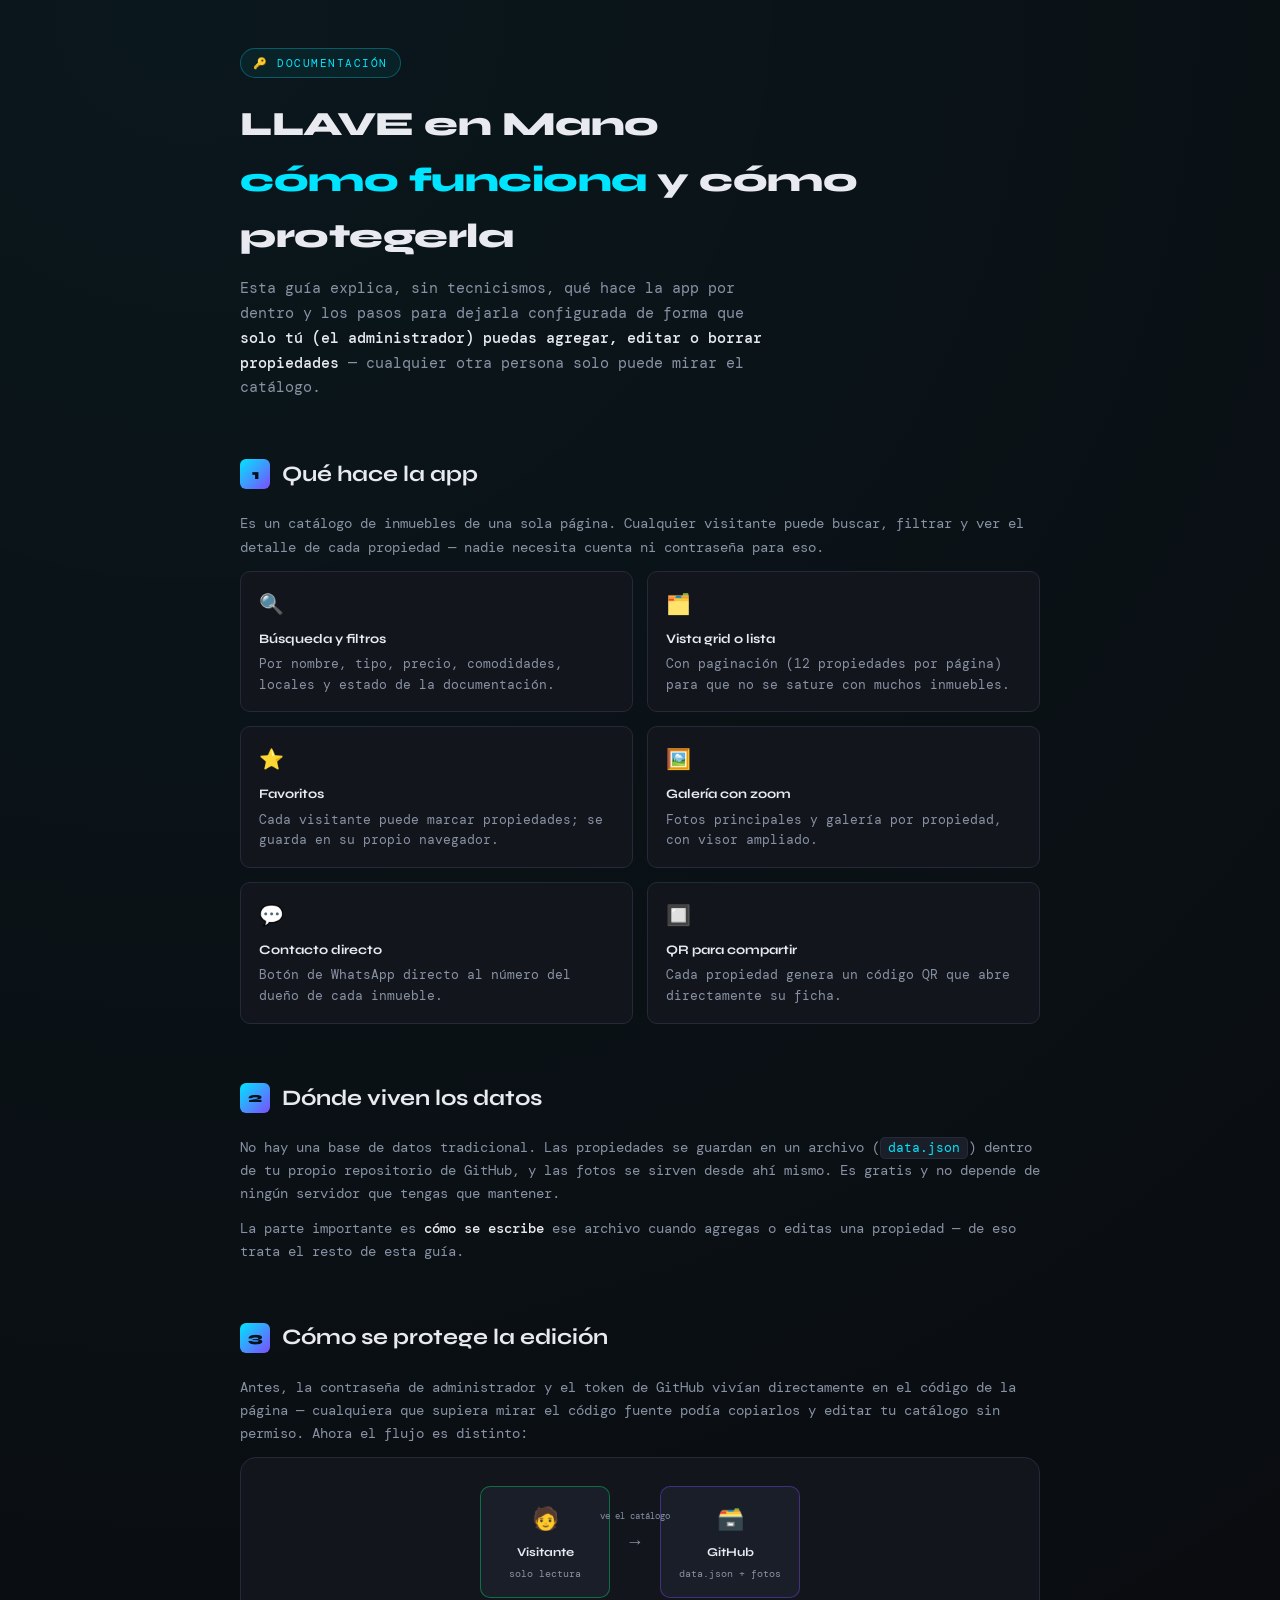
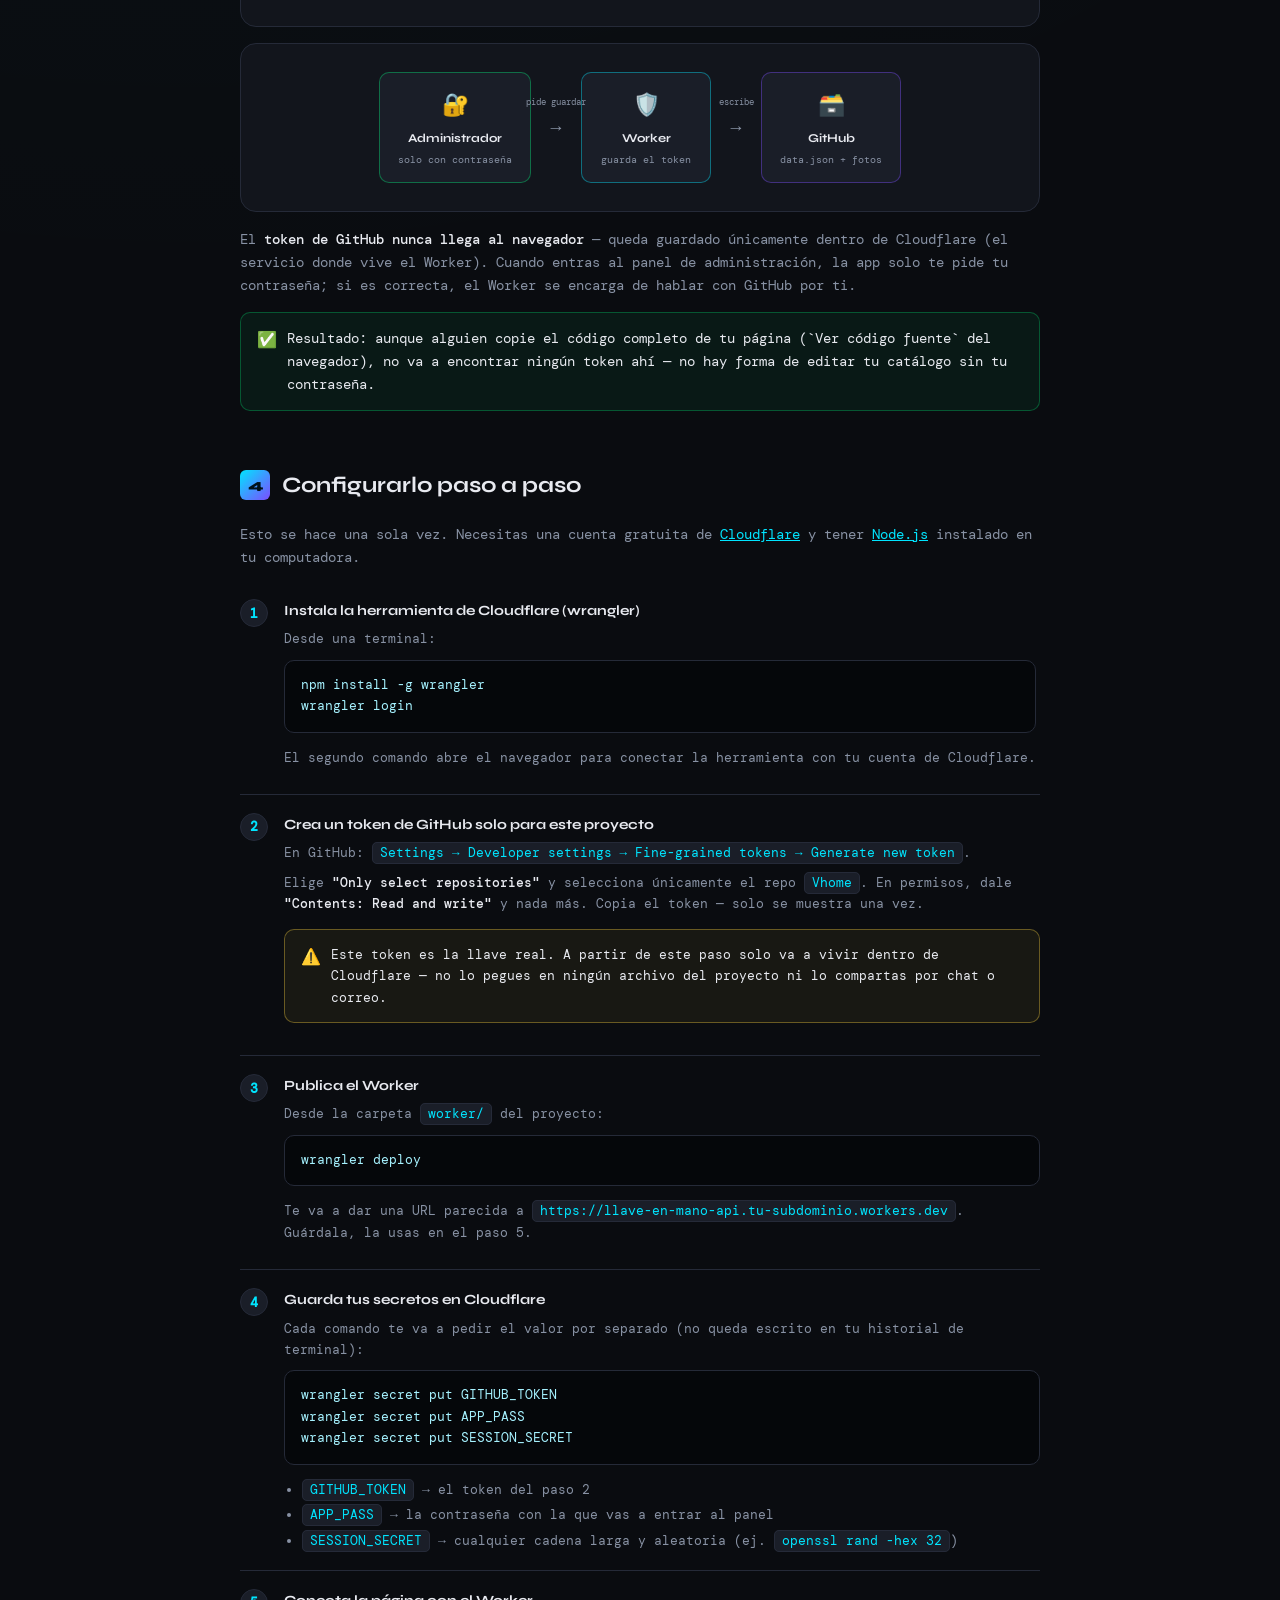
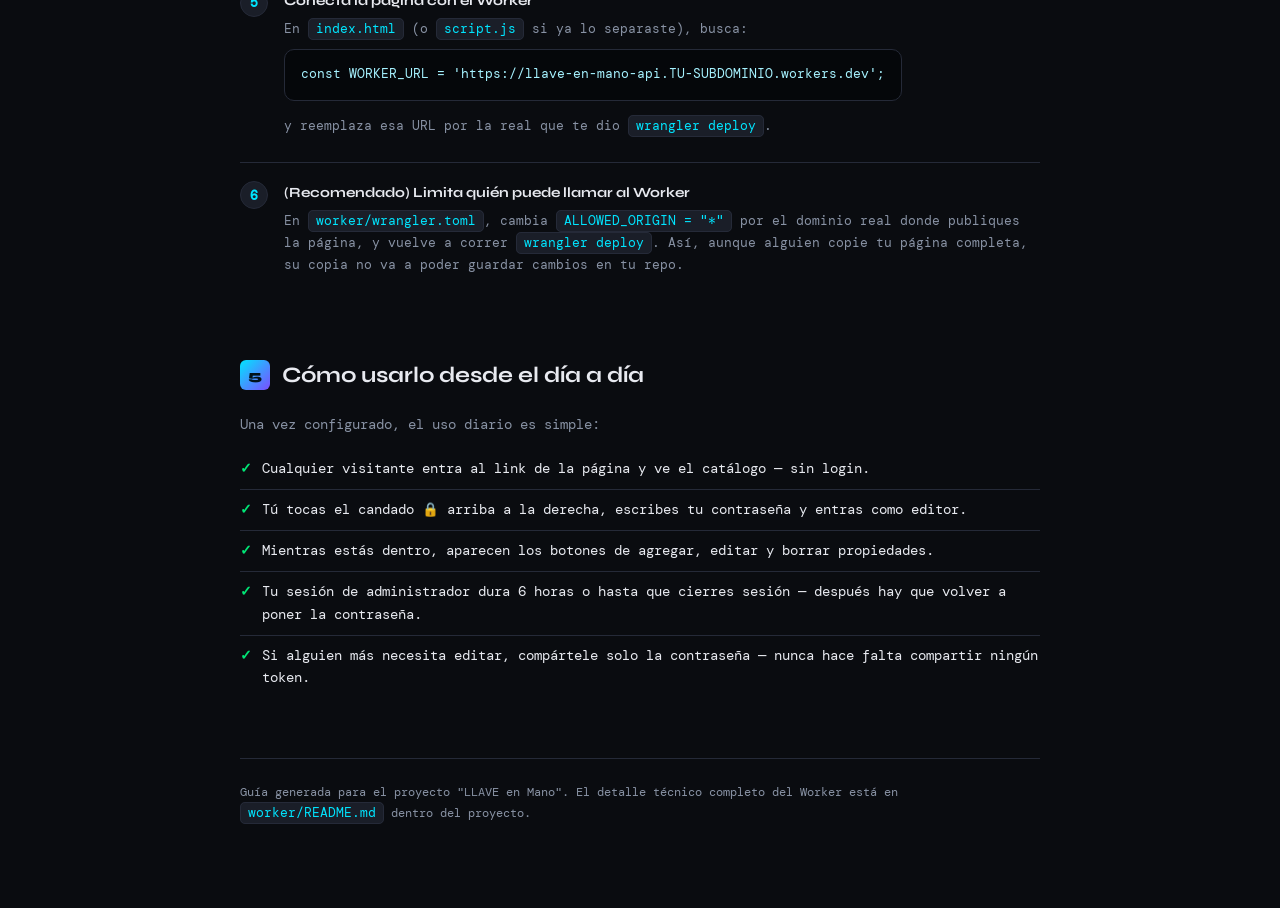
<file: como-funciona.html>
<!DOCTYPE html>
<html lang="es">
<head>
<meta charset="UTF-8">
<meta name="viewport" content="width=device-width, initial-scale=1">
<title>LLAVE en Mano — Cómo funciona y cómo protegerla</title>
<link href="https://fonts.googleapis.com/css2?family=Syne:wght@400;600;700;800&family=DM+Mono:wght@300;400;500&display=swap" rel="stylesheet">
<style>
:root{
  --bg:#0a0c10; --surface:#12151c; --surface2:#1a1e28; --border:#252a38;
  --accent:#00e5ff; --accent2:#7c4dff; --green:#00e676; --red:#ff5252; --yellow:#ffd740;
  --text:#e8eaf0; --text2:#8892a4;
  --r-sm:6px; --r-md:10px; --r-lg:16px;
}
*{margin:0;padding:0;box-sizing:border-box}
body{
  background:radial-gradient(circle at 15% 0%, rgba(0,229,255,.05) 0%, transparent 45%), var(--bg);
  color:var(--text); font-family:'DM Mono',monospace; line-height:1.65;
  padding:48px 20px 100px;
}
.wrap{max-width:800px;margin:0 auto}
h1,h2,h3{font-family:'Syne',sans-serif}
header.hero{margin-bottom:56px}
.eyebrow{
  display:inline-flex;align-items:center;gap:8px;font-size:11px;letter-spacing:1.5px;
  text-transform:uppercase;color:var(--accent);border:1px solid rgba(0,229,255,.3);
  background:rgba(0,229,255,.06);padding:5px 12px;border-radius:999px;margin-bottom:18px;
}
h1{font-size:34px;font-weight:800;letter-spacing:-.5px;margin-bottom:12px}
h1 span{color:var(--accent)}
.lede{color:var(--text2);font-size:15px;max-width:60ch}

section{margin-bottom:56px}
h2{font-size:22px;font-weight:700;display:flex;align-items:center;gap:12px;margin-bottom:20px}
.h2-num{
  width:30px;height:30px;flex:0 0 auto;border-radius:var(--r-sm);
  background:linear-gradient(135deg,var(--accent),var(--accent2));color:#00121a;
  display:flex;align-items:center;justify-content:center;font-size:14px;font-weight:800;
}
h3{font-size:15px;font-weight:700;color:var(--text);margin:22px 0 10px}
p{color:var(--text2);font-size:14px;margin-bottom:12px}
p strong{color:var(--text);font-weight:500}
a{color:var(--accent)}

.card{
  background:var(--surface);border:1px solid var(--border);border-radius:var(--r-lg);
  padding:22px 24px;margin-bottom:16px;
}

.grid2{display:grid;grid-template-columns:1fr 1fr;gap:14px}
@media(max-width:640px){.grid2{grid-template-columns:1fr}}
.feat{
  background:var(--surface);border:1px solid var(--border);border-radius:var(--r-md);
  padding:16px 18px;
}
.feat .ic{font-size:20px;margin-bottom:8px;display:block}
.feat h4{font-family:'Syne',sans-serif;font-size:13px;font-weight:700;color:var(--text);margin-bottom:4px}
.feat p{font-size:12.5px;margin:0;color:var(--text2)}

/* diagrama de flujo */
.diagram{
  background:var(--surface);border:1px solid var(--border);border-radius:var(--r-lg);
  padding:28px 20px;margin-bottom:16px;overflow-x:auto;
}
.flow{display:flex;align-items:center;gap:0;min-width:600px;justify-content:center}
.node{
  background:var(--surface2);border:1px solid var(--border);border-radius:var(--r-md);
  padding:14px 18px;text-align:center;min-width:130px;
}
.node.you{border-color:rgba(0,230,118,.4)}
.node.worker{border-color:rgba(0,229,255,.4)}
.node.github{border-color:rgba(124,77,255,.4)}
.node .ic{font-size:22px;display:block;margin-bottom:6px}
.node .lbl{font-family:'Syne',sans-serif;font-size:12px;font-weight:700;color:var(--text);display:block}
.node .sub{font-size:10px;color:var(--text2);margin-top:3px;display:block}
.arrow{flex:0 0 auto;width:50px;text-align:center;color:var(--text2);font-size:18px;position:relative}
.arrow .cap{position:absolute;top:-18px;left:50%;transform:translateX(-50%);font-size:9px;white-space:nowrap;color:var(--text2)}

/* pasos */
.steps{counter-reset:step}
.step{
  display:flex;gap:16px;padding:18px 0;border-top:1px solid var(--border);
}
.step:first-child{border-top:none}
.step-num{
  counter-increment:step;flex:0 0 auto;width:28px;height:28px;border-radius:50%;
  background:var(--surface2);border:1px solid var(--border);color:var(--accent);
  font-weight:700;font-size:13px;display:flex;align-items:center;justify-content:center;
}
.step-num::before{content:counter(step)}
.step-body h4{font-family:'Syne',sans-serif;font-size:14px;font-weight:700;color:var(--text);margin-bottom:6px}
.step-body p{font-size:13px;margin-bottom:8px}

code, .code{
  font-family:'DM Mono',monospace;background:var(--surface2);border:1px solid var(--border);
  border-radius:5px;padding:2px 7px;font-size:12.5px;color:var(--accent);
}
pre{
  background:#05070a;border:1px solid var(--border);border-radius:var(--r-md);
  padding:14px 16px;overflow-x:auto;margin:10px 0 14px;
}
pre code{background:none;border:none;padding:0;color:#a6f2ff;font-size:12.5px;line-height:1.7}

.callout{
  border-radius:var(--r-md);padding:14px 16px;font-size:13px;margin:14px 0;
  border:1px solid; display:flex;gap:10px;align-items:flex-start;
}
.callout .ic{flex:0 0 auto;font-size:16px}
.callout p{margin:0;color:var(--text)}
.callout.ok{background:rgba(0,230,118,.06);border-color:rgba(0,230,118,.3)}
.callout.warn{background:rgba(255,215,64,.06);border-color:rgba(255,215,64,.35)}
.callout.danger{background:rgba(255,82,82,.06);border-color:rgba(255,82,82,.35)}

.checklist{list-style:none}
.checklist li{
  display:flex;gap:10px;padding:9px 0;border-top:1px solid var(--border);font-size:13.5px;color:var(--text);
}
.checklist li:first-child{border-top:none}
.checklist li::before{content:'✓';color:var(--green);font-weight:700}

footer{margin-top:60px;padding-top:24px;border-top:1px solid var(--border);color:var(--text2);font-size:12px}
</style>
</head>
<body>
<div class="wrap">

  <header class="hero">
    <div class="eyebrow">🔑 Documentación</div>
    <h1>LLAVE en Mano<br><span>cómo funciona</span> y cómo protegerla</h1>
    <p class="lede">Esta guía explica, sin tecnicismos, qué hace la app por dentro y los pasos para dejarla configurada de forma que <strong>solo tú (el administrador) puedas agregar, editar o borrar propiedades</strong> — cualquier otra persona solo puede mirar el catálogo.</p>
  </header>

  <section>
    <h2><span class="h2-num">1</span> Qué hace la app</h2>
    <p>Es un catálogo de inmuebles de una sola página. Cualquier visitante puede buscar, filtrar y ver el detalle de cada propiedad — nadie necesita cuenta ni contraseña para eso.</p>
    <div class="grid2">
      <div class="feat"><span class="ic">🔍</span><h4>Búsqueda y filtros</h4><p>Por nombre, tipo, precio, comodidades, locales y estado de la documentación.</p></div>
      <div class="feat"><span class="ic">🗂️</span><h4>Vista grid o lista</h4><p>Con paginación (12 propiedades por página) para que no se sature con muchos inmuebles.</p></div>
      <div class="feat"><span class="ic">⭐</span><h4>Favoritos</h4><p>Cada visitante puede marcar propiedades; se guarda en su propio navegador.</p></div>
      <div class="feat"><span class="ic">🖼️</span><h4>Galería con zoom</h4><p>Fotos principales y galería por propiedad, con visor ampliado.</p></div>
      <div class="feat"><span class="ic">💬</span><h4>Contacto directo</h4><p>Botón de WhatsApp directo al número del dueño de cada inmueble.</p></div>
      <div class="feat"><span class="ic">🔲</span><h4>QR para compartir</h4><p>Cada propiedad genera un código QR que abre directamente su ficha.</p></div>
    </div>
  </section>

  <section>
    <h2><span class="h2-num">2</span> Dónde viven los datos</h2>
    <p>No hay una base de datos tradicional. Las propiedades se guardan en un archivo (<code>data.json</code>) dentro de tu propio repositorio de GitHub, y las fotos se sirven desde ahí mismo. Es gratis y no depende de ningún servidor que tengas que mantener.</p>
    <p>La parte importante es <strong>cómo se escribe</strong> ese archivo cuando agregas o editas una propiedad — de eso trata el resto de esta guía.</p>
  </section>

  <section>
    <h2><span class="h2-num">3</span> Cómo se protege la edición</h2>
    <p>Antes, la contraseña de administrador y el token de GitHub vivían directamente en el código de la página — cualquiera que supiera mirar el código fuente podía copiarlos y editar tu catálogo sin permiso. Ahora el flujo es distinto:</p>

    <div class="diagram">
      <div class="flow">
        <div class="node you"><span class="ic">🧑</span><span class="lbl">Visitante</span><span class="sub">solo lectura</span></div>
        <div class="arrow"><span class="cap">ve el catálogo</span>→</div>
        <div class="node github"><span class="ic">🗃️</span><span class="lbl">GitHub</span><span class="sub">data.json + fotos</span></div>
      </div>
    </div>
    <div class="diagram">
      <div class="flow">
        <div class="node you"><span class="ic">🔐</span><span class="lbl">Administrador</span><span class="sub">solo con contraseña</span></div>
        <div class="arrow"><span class="cap">pide guardar</span>→</div>
        <div class="node worker"><span class="ic">🛡️</span><span class="lbl">Worker</span><span class="sub">guarda el token</span></div>
        <div class="arrow"><span class="cap">escribe</span>→</div>
        <div class="node github"><span class="ic">🗃️</span><span class="lbl">GitHub</span><span class="sub">data.json + fotos</span></div>
      </div>
    </div>
    <p>El <strong>token de GitHub nunca llega al navegador</strong> — queda guardado únicamente dentro de Cloudflare (el servicio donde vive el Worker). Cuando entras al panel de administración, la app solo te pide tu contraseña; si es correcta, el Worker se encarga de hablar con GitHub por ti.</p>

    <div class="callout ok">
      <span class="ic">✅</span>
      <p>Resultado: aunque alguien copie el código completo de tu página (`Ver código fuente` del navegador), no va a encontrar ningún token ahí — no hay forma de editar tu catálogo sin tu contraseña.</p>
    </div>
  </section>

  <section>
    <h2><span class="h2-num">4</span> Configurarlo paso a paso</h2>
    <p>Esto se hace una sola vez. Necesitas una cuenta gratuita de <a href="https://dash.cloudflare.com/sign-up" target="_blank" rel="noopener">Cloudflare</a> y tener <a href="https://nodejs.org" target="_blank" rel="noopener">Node.js</a> instalado en tu computadora.</p>

    <div class="steps">
      <div class="step">
        <div class="step-num"></div>
        <div class="step-body">
          <h4>Instala la herramienta de Cloudflare (wrangler)</h4>
          <p>Desde una terminal:</p>
          <pre><code>npm install -g wrangler
wrangler login</code></pre>
          <p>El segundo comando abre el navegador para conectar la herramienta con tu cuenta de Cloudflare.</p>
        </div>
      </div>

      <div class="step">
        <div class="step-num"></div>
        <div class="step-body">
          <h4>Crea un token de GitHub solo para este proyecto</h4>
          <p>En GitHub: <code>Settings → Developer settings → Fine-grained tokens → Generate new token</code>.</p>
          <p>Elige <strong>"Only select repositories"</strong> y selecciona únicamente el repo <code>Vhome</code>. En permisos, dale <strong>"Contents: Read and write"</strong> y nada más. Copia el token — solo se muestra una vez.</p>
          <div class="callout warn">
            <span class="ic">⚠️</span>
            <p>Este token es la llave real. A partir de este paso solo va a vivir dentro de Cloudflare — no lo pegues en ningún archivo del proyecto ni lo compartas por chat o correo.</p>
          </div>
        </div>
      </div>

      <div class="step">
        <div class="step-num"></div>
        <div class="step-body">
          <h4>Publica el Worker</h4>
          <p>Desde la carpeta <code>worker/</code> del proyecto:</p>
          <pre><code>wrangler deploy</code></pre>
          <p>Te va a dar una URL parecida a <code>https://llave-en-mano-api.tu-subdominio.workers.dev</code>. Guárdala, la usas en el paso 5.</p>
        </div>
      </div>

      <div class="step">
        <div class="step-num"></div>
        <div class="step-body">
          <h4>Guarda tus secretos en Cloudflare</h4>
          <p>Cada comando te va a pedir el valor por separado (no queda escrito en tu historial de terminal):</p>
          <pre><code>wrangler secret put GITHUB_TOKEN
wrangler secret put APP_PASS
wrangler secret put SESSION_SECRET</code></pre>
          <ul style="margin:0 0 0 18px;font-size:13px;color:var(--text2)">
            <li style="margin-bottom:4px"><code>GITHUB_TOKEN</code> → el token del paso 2</li>
            <li style="margin-bottom:4px"><code>APP_PASS</code> → la contraseña con la que vas a entrar al panel</li>
            <li><code>SESSION_SECRET</code> → cualquier cadena larga y aleatoria (ej. <code>openssl rand -hex 32</code>)</li>
          </ul>
        </div>
      </div>

      <div class="step">
        <div class="step-num"></div>
        <div class="step-body">
          <h4>Conecta la página con el Worker</h4>
          <p>En <code>index.html</code> (o <code>script.js</code> si ya lo separaste), busca:</p>
          <pre><code>const WORKER_URL = 'https://llave-en-mano-api.TU-SUBDOMINIO.workers.dev';</code></pre>
          <p>y reemplaza esa URL por la real que te dio <code>wrangler deploy</code>.</p>
        </div>
      </div>

      <div class="step">
        <div class="step-num"></div>
        <div class="step-body">
          <h4>(Recomendado) Limita quién puede llamar al Worker</h4>
          <p>En <code>worker/wrangler.toml</code>, cambia <code>ALLOWED_ORIGIN = "*"</code> por el dominio real donde publiques la página, y vuelve a correr <code>wrangler deploy</code>. Así, aunque alguien copie tu página completa, su copia no va a poder guardar cambios en tu repo.</p>
        </div>
      </div>
    </div>
  </section>

  <section>
    <h2><span class="h2-num">5</span> Cómo usarlo desde el día a día</h2>
    <p>Una vez configurado, el uso diario es simple:</p>
    <ul class="checklist">
      <li>Cualquier visitante entra al link de la página y ve el catálogo — sin login.</li>
      <li>Tú tocas el candado 🔒 arriba a la derecha, escribes tu contraseña y entras como editor.</li>
      <li>Mientras estás dentro, aparecen los botones de agregar, editar y borrar propiedades.</li>
      <li>Tu sesión de administrador dura 6 horas o hasta que cierres sesión — después hay que volver a poner la contraseña.</li>
      <li>Si alguien más necesita editar, compártele solo la contraseña — nunca hace falta compartir ningún token.</li>
    </ul>
  </section>

  <footer>
    Guía generada para el proyecto "LLAVE en Mano". El detalle técnico completo del Worker está en <code>worker/README.md</code> dentro del proyecto.
  </footer>

</div>
</body>
</html>
</file>
